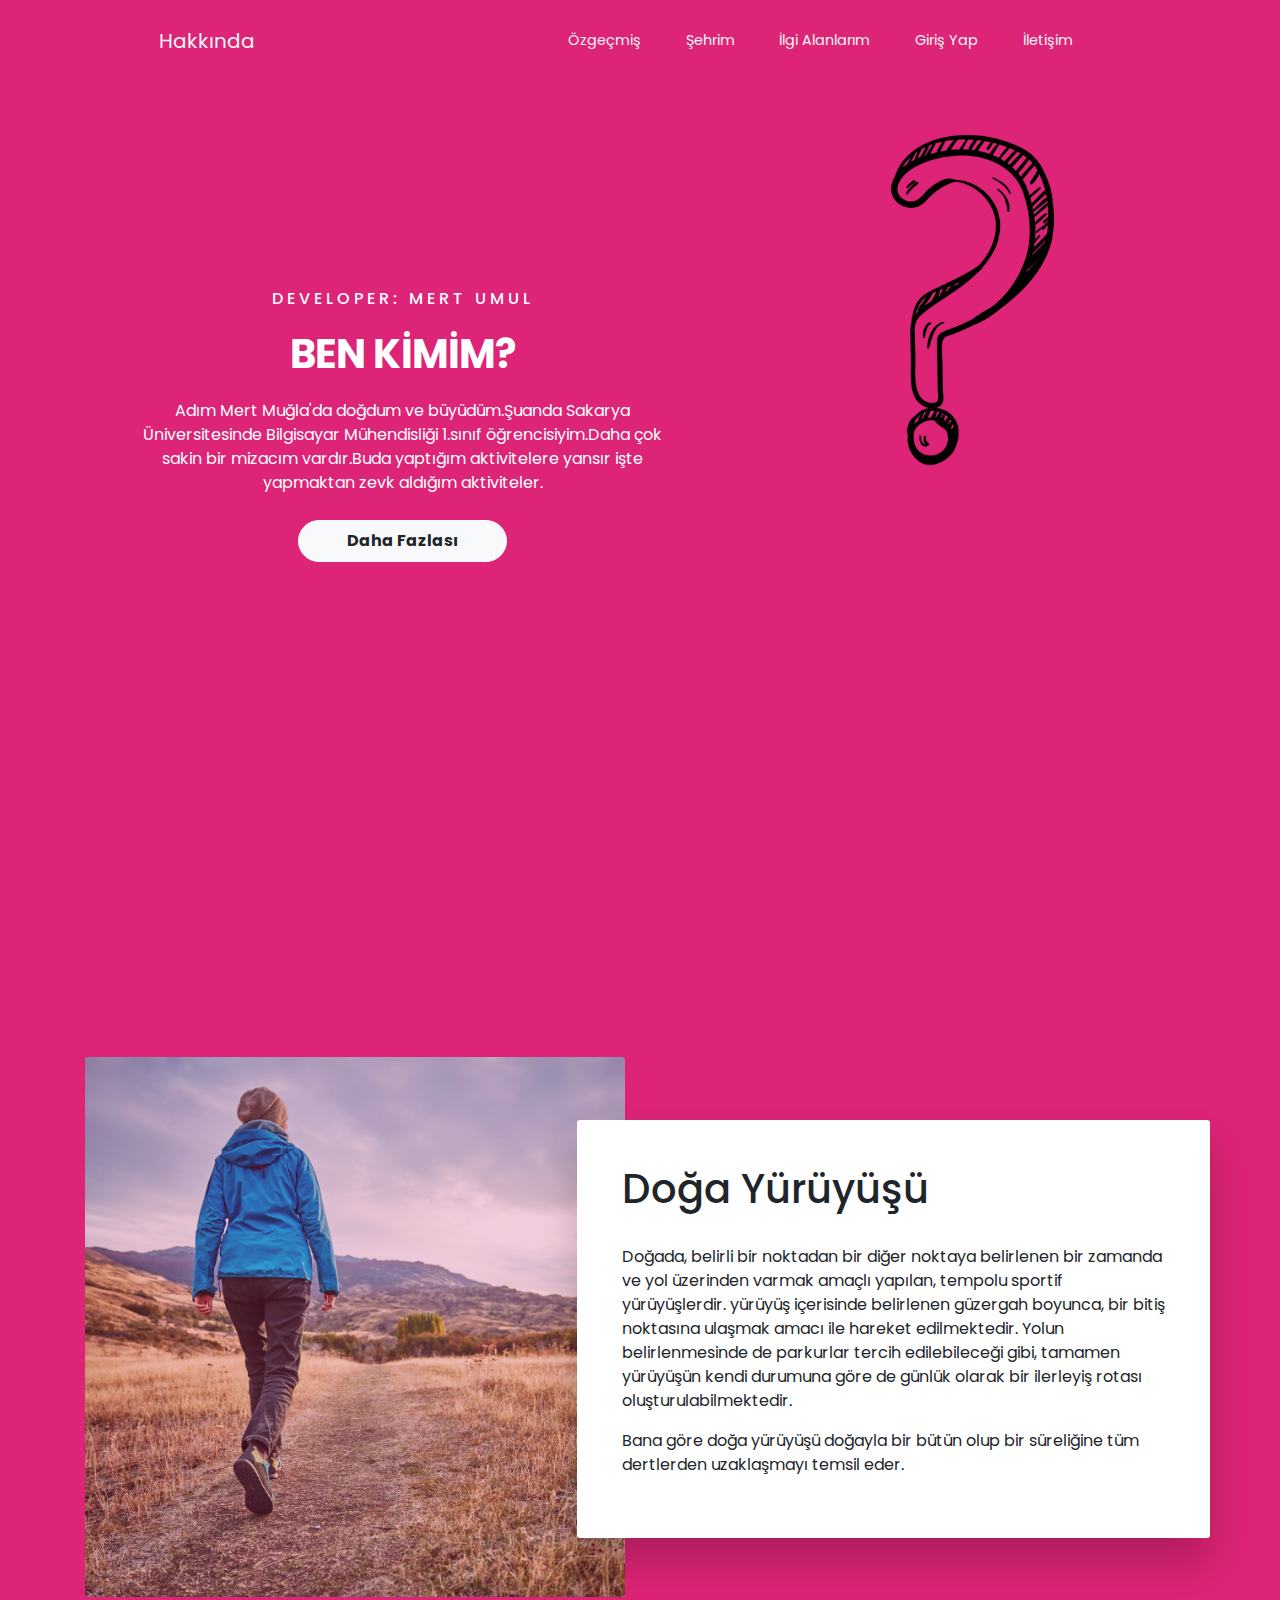
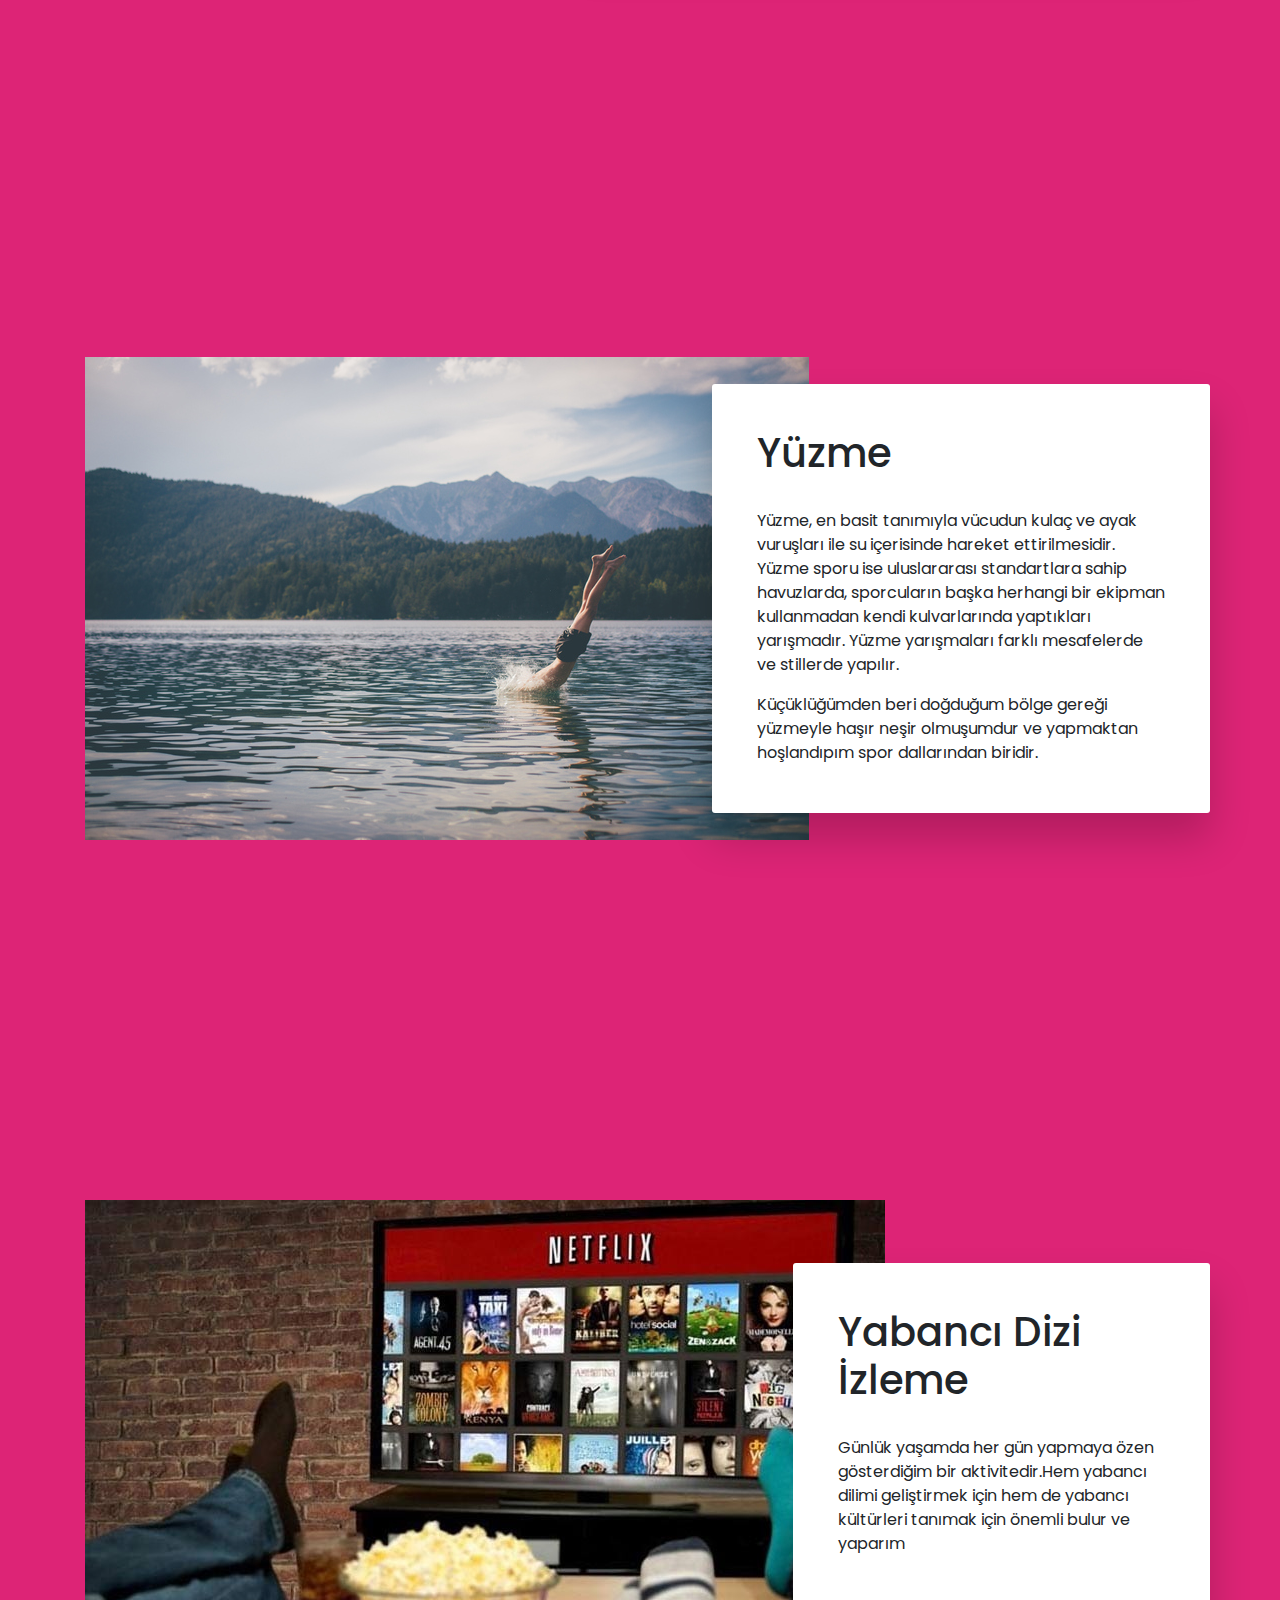
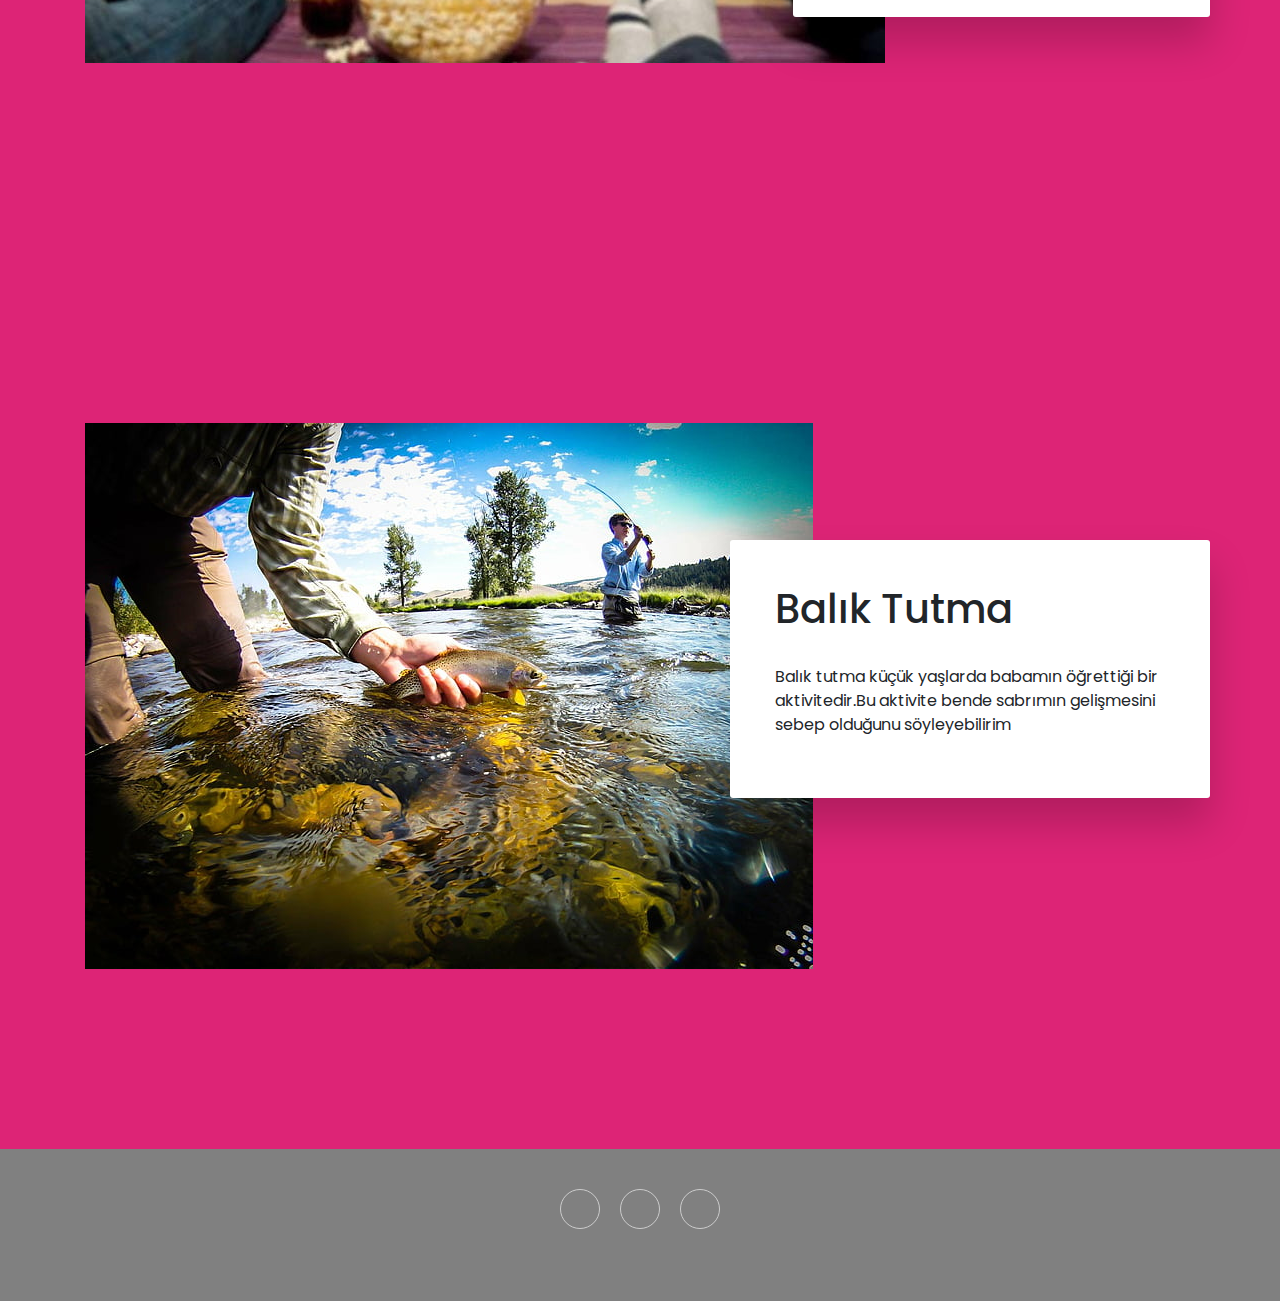
<file: index.html>
<!DOCTYPE html>
<html lang="tr">
<head>
    <meta charset="UTF-8">
    <meta http-equiv="X-UA-Compatible" content="IE=edge">
    <meta name="viewport" content="width=device-width, initial-scale=1.0,viewport-fit=cover">
    <title>Mert Umul Internet Website</title>
    <link rel="shortcut icon" href="resimler/Muicon.jfif">
    <!--Bootstrap css-->
    <link rel="stylesheet" href="css/bootstrap.min.css">
    <!--hakkında.css-->
    <link rel="stylesheet" href="css/hakkında.css">
    <link rel="stylesheet" href="css/mobile-stle.css">
    <link rel="stylesheet" href="https://cdnjs.cloudflare.com/ajax/libs/font-awesome/6.1.1/css/all.min.css" integrity="sha512-KfkfwYDsLkIlwQp6LFnl8zNdLGxu9YAA1QvwINks4PhcElQSvqcyVLLD9aMhXd13uQjoXtEKNosOWaZqXgel0g==" crossorigin="anonymous" referrerpolicy="no-referrer" />

    
    <!--Font Ekleme-->
    <link href="https://fonts.googleapis.com/css2?family=Poppins&display=swap" rel="stylesheet">

    

<body>
 
    <header>
        <!--Navbar-->
  <nav class="navbar navbar-expand-lg">
    <div class="container-fluid">
      <a class="navbar-brand" href="#">Hakkında</a>
      <button class="navbar-toggler" type="button" data-bs-toggle="collapse" data-bs-target="#navbarNav" aria-controls="navbarNav" aria-expanded="false" aria-label="Toggle navigation">
        <span class="navbar-toggler-icon"></span>
      </button>
      <div class="collapse navbar-collapse" id="navbarNav">
        <div class="mr-auto"></div>
        <ul class="navbar-nav">   
          <li class="nav-item">
            <a class="nav-link" href="../src/özgeçmiş.html" target="_blank">Özgeçmiş</a>
          </li>
          <li class="nav-item dropdown">
              <div class="dropdown">
                <a href="../src/sehrim.html" target="_blank" class="nav-link">Şehrim</a>
                <div class="dropdown-content">
                  <a href="../src/mirasımız.html" target="_blank"> Mirasımız</a>
                  <a href="https://www.facebook.com/muglasporkulubu48" target="_blank">Takmımız</a>

                </div>

              </div>
          </li>
          <li class="nav-item">
            <a class="nav-link" href="src/ilgialanlarım.html" target="_blank">İlgi Alanlarım</a>
          </li>
          <li class="nav-item">
            <a class="nav-link" href="src/LoginPaneli.html" target="_blank">Giriş Yap</a>
          </li>
          <li class="nav-item">
            <a class="nav-link" href="src/iletişim.html" target="_blank">İletişim</a>
          </li>
        </ul>
      </div>
    </div>
  </nav>
  <div class="container text-center">
    <div class="row">
      <div class="col-md-7 col-sm-12">
        <h6>DEVELOPER: MERT UMUL</h6>
        <h1>BEN KİMİM?</h1>
        <p>Adım Mert Muğla'da doğdum ve büyüdüm.Şuanda Sakarya Üniversitesinde Bilgisayar Mühendisliği 1.sınıf öğrencisiyim.Daha çok sakin bir mizacım vardır.Buda yaptığım aktivitelere yansır işte yapmaktan zevk aldığım aktiviteler.</p>
        <button class="btn btn-light px-5 py-2">Daha Fazlası</button>
      </div>
      <div class="col-md-5 col-sm-12 h-25  ">
        <img src="resimler/Question-Mark-PNG-High-Quality-Image.png" alt="whoami">
      </div>
    </div>

  </div>
    </header>
    <main>
      <section class="section-1">
        <div class="container text-center">
          <div class="row">
            <div class="col-md-6">
              <div class="walk">
                <img src="resimler/doğayürüyüşü.jpg" alt="doğa yürüyüşü">
              </div>
            </div>
            <div class="col-md-6">
              <div class="panel text-left">
                <h1>Doğa Yürüyüşü</h1>
                <p class="pt-4">Doğada, belirli bir noktadan bir diğer noktaya belirlenen bir zamanda ve yol üzerinden varmak amaçlı yapılan, tempolu sportif yürüyüşlerdir. yürüyüş içerisinde belirlenen güzergah boyunca, bir bitiş noktasına ulaşmak amacı ile hareket edilmektedir. Yolun belirlenmesinde de parkurlar tercih edilebileceği gibi, tamamen yürüyüşün kendi durumuna göre de günlük olarak bir ilerleyiş rotası oluşturulabilmektedir.</p>
                <p>Bana göre doğa yürüyüşü doğayla bir bütün olup bir süreliğine tüm dertlerden uzaklaşmayı temsil eder.</p>
              </div>
            </div>

          </div>
        </div>
      </section>
      <section class="section-2">
        <div class="container text-center">
          <div class="row">
            <div class="col-md-6">
              <div class="swimming">
                <img src="resimler/yüzme.jpg" alt="yüzme">
              </div>
            </div>
            <div class="col-md-6">
              <div class="panel text-left">
                <h1>Yüzme</h1>
                <p class="pt-4">Yüzme, en basit tanımıyla vücudun kulaç ve ayak vuruşları ile su içerisinde hareket ettirilmesidir. Yüzme sporu ise uluslararası standartlara sahip havuzlarda, sporcuların başka herhangi bir ekipman kullanmadan kendi kulvarlarında yaptıkları yarışmadır. Yüzme yarışmaları farklı mesafelerde ve stillerde yapılır.</p>
                <p>Küçüklüğümden beri doğduğum bölge gereği yüzmeyle haşır neşir olmuşumdur ve yapmaktan hoşlandıpım spor dallarından biridir.</p>
              </div>
            </div>

          </div>
        </div>
      </section>
      <section class="section-3">
        <div class="container text-center">
          <div class="row">
            <div class="col-md-6">
              <div class="swimming">
                <img src="resimler/DİZİİZLEME.jpeg" alt="dizi izleme">
              </div>
            </div>
            <div class="col-md-6">
              <div class="panel text-left">
                <h1>Yabancı Dizi İzleme</h1>
                <p class="pt-4">Günlük yaşamda her gün yapmaya özen gösterdiğim bir aktivitedir.Hem yabancı dilimi geliştirmek için hem de yabancı kültürleri tanımak için önemli bulur ve yaparım</p>
              </div>
            </div>

          </div>
        </div>
      </section>
      <section class="section-4">
        <div class="container text-center">
          <div class="row">
            <div class="col-md-6">
              <div class="fishing">
                <img src="resimler/fishing3.jpg" alt="balık tutma">
              </div>
            </div>
            <div class="col-md-6">
              <div class="panel text-left">
                <h1>Balık Tutma</h1>
                <p class="pt-4">Balık tutma küçük yaşlarda babamın öğrettiği bir aktivitedir.Bu aktivite bende sabrımın gelişmesini sebep olduğunu söyleyebilirim</p>
              </div>
            </div>

          </div>
        </div>
      </section>
      <section class="footer">
        <div class="social">
          <a href="https://www.instagram.com/mert_umul48/" target="_blank"><i class="fab fa-instagram"></i></a>
          <a href="https://www.linkedin.com/in/mert-umul-3a944821b/" target="_blank"><i class="fab fa-linkedin-in"></i></a>
          <a href="https://github.com/Mertumul" target="blank"><i class="fab fa-github" ></i></a>
        </div>
       

      </section>
    </main>
    
    
    <script src="https://cdnjs.cloudflare.com/ajax/libs/jquery/3.6.0/jquery.min.js" integrity="sha512-894YE6QWD5I59HgZOGReFYm4dnWc1Qt5NtvYSaNcOP+u1T9qYdvdihz0PPSiiqn/+/3e7Jo4EaG7TubfWGUrMQ==" crossorigin="anonymous" referrerpolicy="no-referrer"></script>
    <script src="https://cdn.jsdelivr.net/npm/@popperjs/core@2.10.2/dist/umd/popper.min.js" integrity="sha384-7+zCNj/IqJ95wo16oMtfsKbZ9ccEh31eOz1HGyDuCQ6wgnyJNSYdrPa03rtR1zdB" crossorigin="anonymous"></script>
<script src="https://cdn.jsdelivr.net/npm/bootstrap@5.1.3/dist/js/bootstrap.min.js" integrity="sha384-QJHtvGhmr9XOIpI6YVutG+2QOK9T+ZnN4kzFN1RtK3zEFEIsxhlmWl5/YESvpZ13" crossorigin="anonymous"></script>
</body>
</html>
</file>
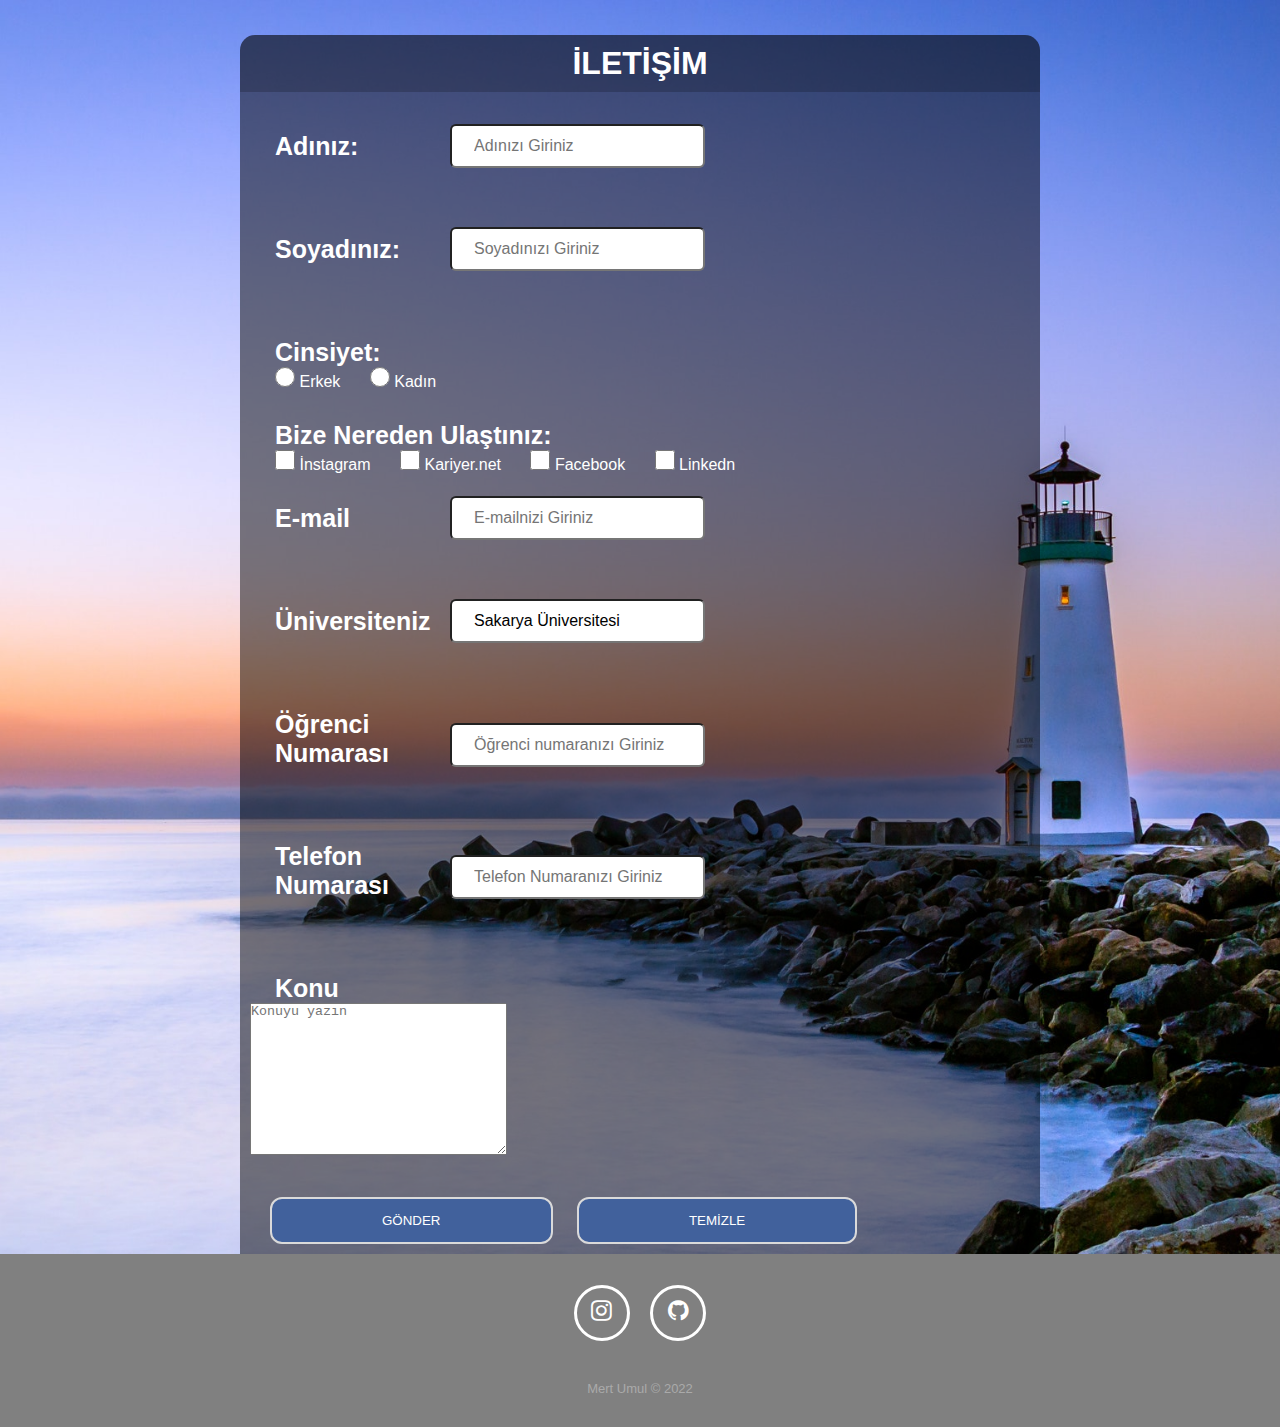
<file: src/iletişim.html>
<!DOCTYPE html>
<html>
<head>
    <title>İletişim Sayfası</title>
    <link rel="stylesheet" href="../css/iletişim.css">
    <link rel="stylesheet" href="https://cdnjs.cloudflare.com/ajax/libs/font-awesome/4.7.0/css/font-awesome.min.css">
</head>
<body>
    <div class="bform">
        <h1>İLETİŞİM</h1>
    </div>
    <div class="main">
    <form name="myForm" onsubmit="return validateForm()" action="iletişim.php" method="POST">
        
        <h2 class="name"> Adınız:</h2>  
        <input class="adı" type="text" name="adı" placeholder="Adınızı Giriniz" >
        <h2 class="name"> Soyadınız:</h2>
        <input class="soyadı" type="text" name="soyadı" placeholder="Soyadınızı Giriniz">
        
        <h2 class="name">Cinsiyet:</h2>
        <input type="radio" class="cinsiyet" name="cinsiyet" value="Erkek">
        <label class="cs" for="cinsiyet">Erkek</label>
        <input type="radio" class="cinsiyet" name="cinsiyet" value="Kadın">
        <label class="cs" for="cinsiyet">Kadın</label>

        

        <h2 class="name_özel">Bize Nereden Ulaştınız:</h2>
        <input type="checkbox" class="sm" name="sm1" value="Instagram">
        <label class="cs" for="sm1">İnstagram</label>
        <input type="checkbox" class="sm" name="sm2" value="Kariyer.net">
        <label class="cs" for="sm2">Kariyer.net</label>
        <input type="checkbox" class="sm" name="sm3" value="Facebook">
        <label class="cs" for="sm3">Facebook</label>
        <input type="checkbox" class="sm" name="sm4" value="Linkedn">
        <label class="cs" for="sm4">Linkedn</label>

        <h2 class="name">E-mail</h2>
        <input class="email" type="email" name="email" placeholder="E-mailnizi Giriniz">

        <h2 class="name">Üniversiteniz</h2>
        <input class="okul" type="text" name="okul" value="Sakarya Üniversitesi" readonly>

        <h2 class="name">Öğrenci Numarası</h2>
        <input class="öğrencino" type="text" name="öğrencino" placeholder="Öğrenci numaranızı Giriniz" autocomplete="on">

        <h2 class="name">Telefon Numarası</h2>
        <input class="telno" type="text" name="telno" placeholder="Telefon Numaranızı Giriniz">

        <h2 class="name">Konu</h2>
        <textarea class="konu" name="konu" rows="10" cols="30"  placeholder="Konuyu yazın"></textarea>
        <br>
        <br>
        <input class="button" type="submit" value="GÖNDER"></input>
        <input class="button" type="reset" value="TEMİZLE"></input>

    </form>
</div>
</body>
<footer class="footer-basic">
    <div class="social">
        <a href="https://www.instagram.com/mert_umul48/" target="_blank"><i class="fa fa-instagram"></i></a> 
        <a href=" https://github.com/Mertumul" target="_blank"><i class="fa fa-github"></i></a>
    </div>
   
    <p class="copyright">Mert Umul © 2022</p>
</footer>
<script>
	function validateForm() {
		var adı = document.forms["myForm"]["adı"].value;
		var soyadı = document.forms["myForm"]["soyadı"].value;
		var email = document.forms["myForm"]["email"].value;
		var öğrencino = document.forms["myForm"]["öğrencino"].value;
		var cinsiyet = document.forms["myForm"]["cinsiyet"].value;
    var telno =document.forms["myForm"]["telno"].value;
	
		var atpos = email.indexOf("@");
		var dotpos = email.lastIndexOf(".");
		if (adı == null || adı == "", soyadı == null || soyadı == "", email == null || email == "", cinsiyet == null || cinsiyet == "",öğrencino == null || öğrencino == "",telno ==null || telno == "") {
			alert("Tüm alanlar dolu olmalıdır!");
			return false;
		} else if (atpos < 1 || dotpos < atpos + 2 || dotpos + 2 >= email.length) {
			alert("Lütfen geçerli bir mail adresi girin...");
			return false;
		} else {
			return true;
		}
	}
</script>
<script src="https://ajax.googleapis.com/ajax/libs/jquery/3.5.1/jquery.min.js"></script>
<script src="https://cdnjs.cloudflare.com/ajax/libs/popper.js/1.16.0/umd/popper.min.js"></script>
<script src="https://maxcdn.bootstrapcdn.com/bootstrap/4.5.2/js/bootstrap.min.js"></script>

</html>
</file>
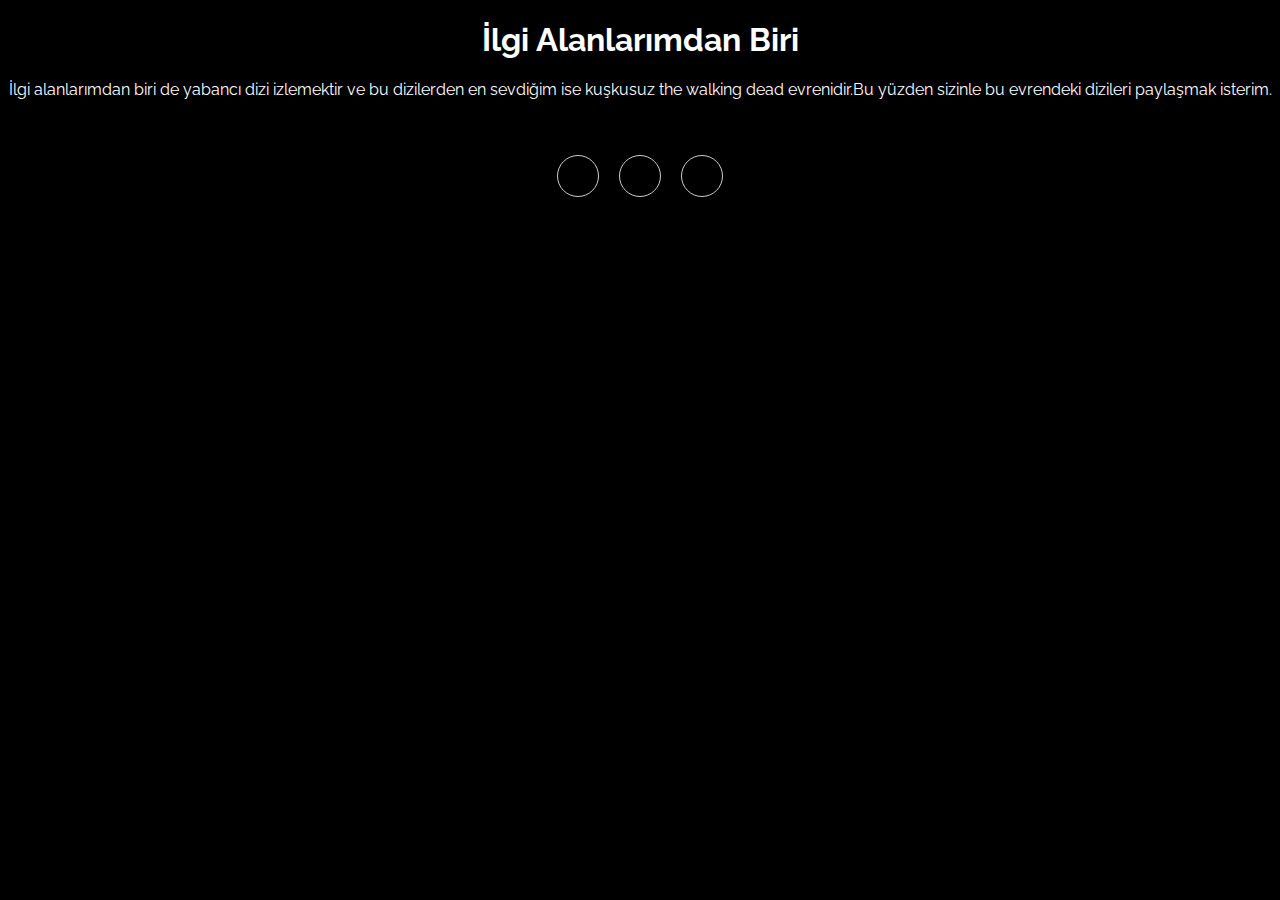
<file: src/ilgialanlarım.html>
<!DOCTYPE html>
<html lang="en">
<head>
  <meta charset="utf-8">
  <meta name="viewport" content="width=device-width, initial-scale=1">
  
  <meta http-equiv="X-UA-Compatible" content="ie=edge">
  <link href="https://cdn.jsdelivr.net/npm/bootstrap@5.1.3/dist/css/bootstrap.min.css" rel="stylesheet" integrity="sha384-1BmE4kWBq78iYhFldvKuhfTAU6auU8tT94WrHftjDbrCEXSU1oBoqyl2QvZ6jIW3" crossorigin="anonymous">
  <link rel="stylesheet" href="../css/ilgialanlarım.css">
  <link rel="stylesheet" href="https://cdnjs.cloudflare.com/ajax/libs/font-awesome/6.1.1/css/all.min.css" integrity="sha512-KfkfwYDsLkIlwQp6LFnl8zNdLGxu9YAA1QvwINks4PhcElQSvqcyVLLD9aMhXd13uQjoXtEKNosOWaZqXgel0g==" crossorigin="anonymous" referrerpolicy="no-referrer" />

  <title>Movies</title>
</head>
<body>
<div class="header">
  <h1>İlgi Alanlarımdan Biri</h1>
  <p>İlgi alanlarımdan biri de yabancı dizi izlemektir ve bu dizilerden en sevdiğim ise kuşkusuz the walking dead evrenidir.Bu yüzden sizinle bu evrendeki dizileri paylaşmak isterim.</p>
</div>
    

    <div class="movies"></div>
    <div class="footer">
          <a href="https://www.instagram.com/mert_umul48/" target="_blank"><i class="fab fa-instagram"></i></a>
          <a href="https://www.linkedin.com/in/mert-umul-3a944821b/" target="_blank"><i class="fab fa-linkedin-in"></i></a>
          <a href="https://github.com/Mertumul" target="blank"><i class="fab fa-github" ></i></a>
        </div>
   
    <script src="../js/ilgialanlarım.js"></script>
    

   
</body>
</html>
</file>
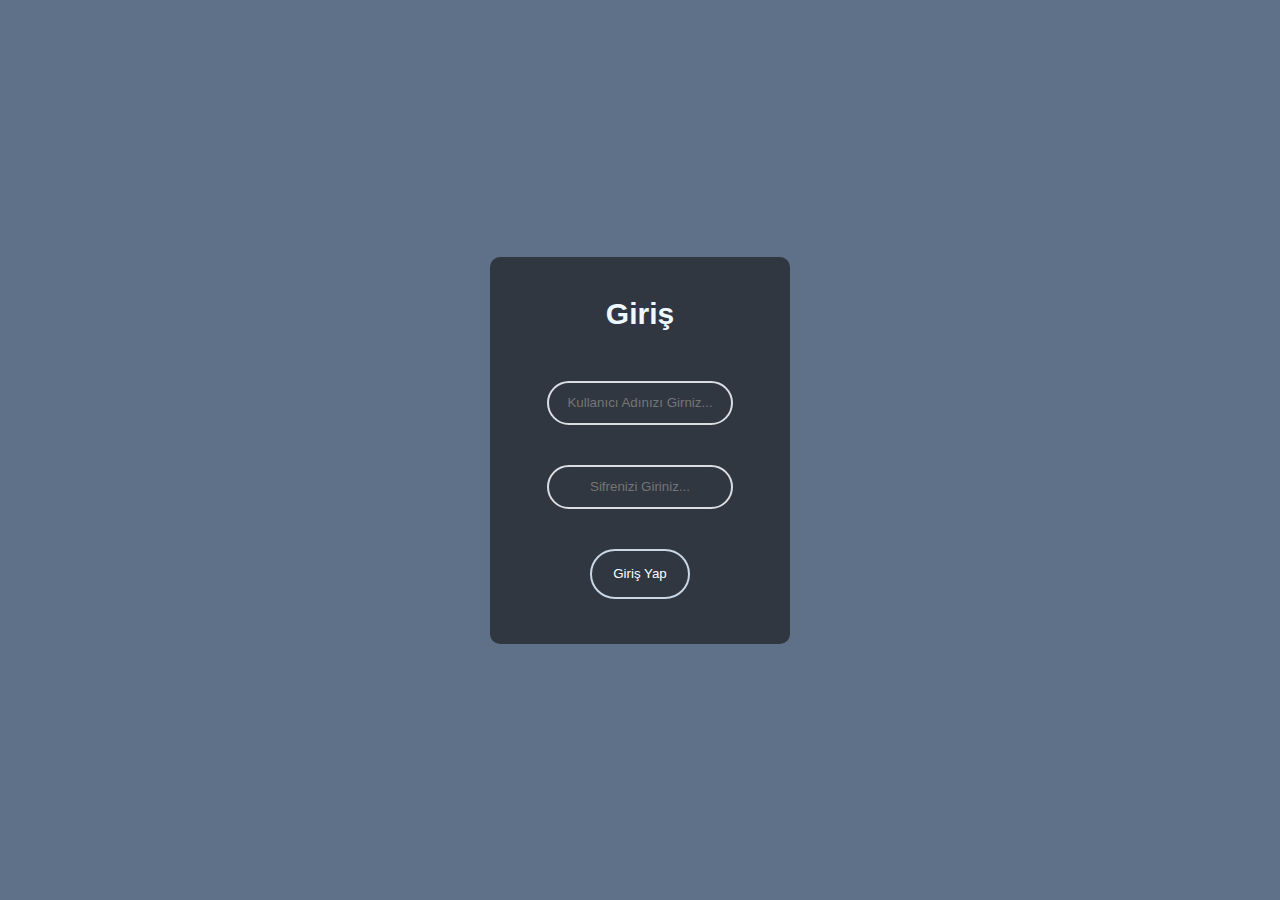
<file: src/LoginPaneli.html>
<!DOCTYPE html>
<html>
<head>

    <meta charset="utf-8">
    <meta name="viewport" content="width=device-width,initial-scale=1,shrink-to-fit=no">
    <title>Login Paneli</title>
    <link rel="stylesheet" href="../css/LoginPaneli.stil.css">

</head>
<body>
    <form action="login.php" method="post">
        <h2>Giriş</h2>
        <input type="text" name="kullancıadı" required placeholder="Kullanıcı Adınızı Girniz..." >
        <input type="password" name="sifre"required  placeholder="Sifrenizi Giriniz...">
        <input type="submit"value="Giriş Yap">
        



    </form>

</body>
</file>
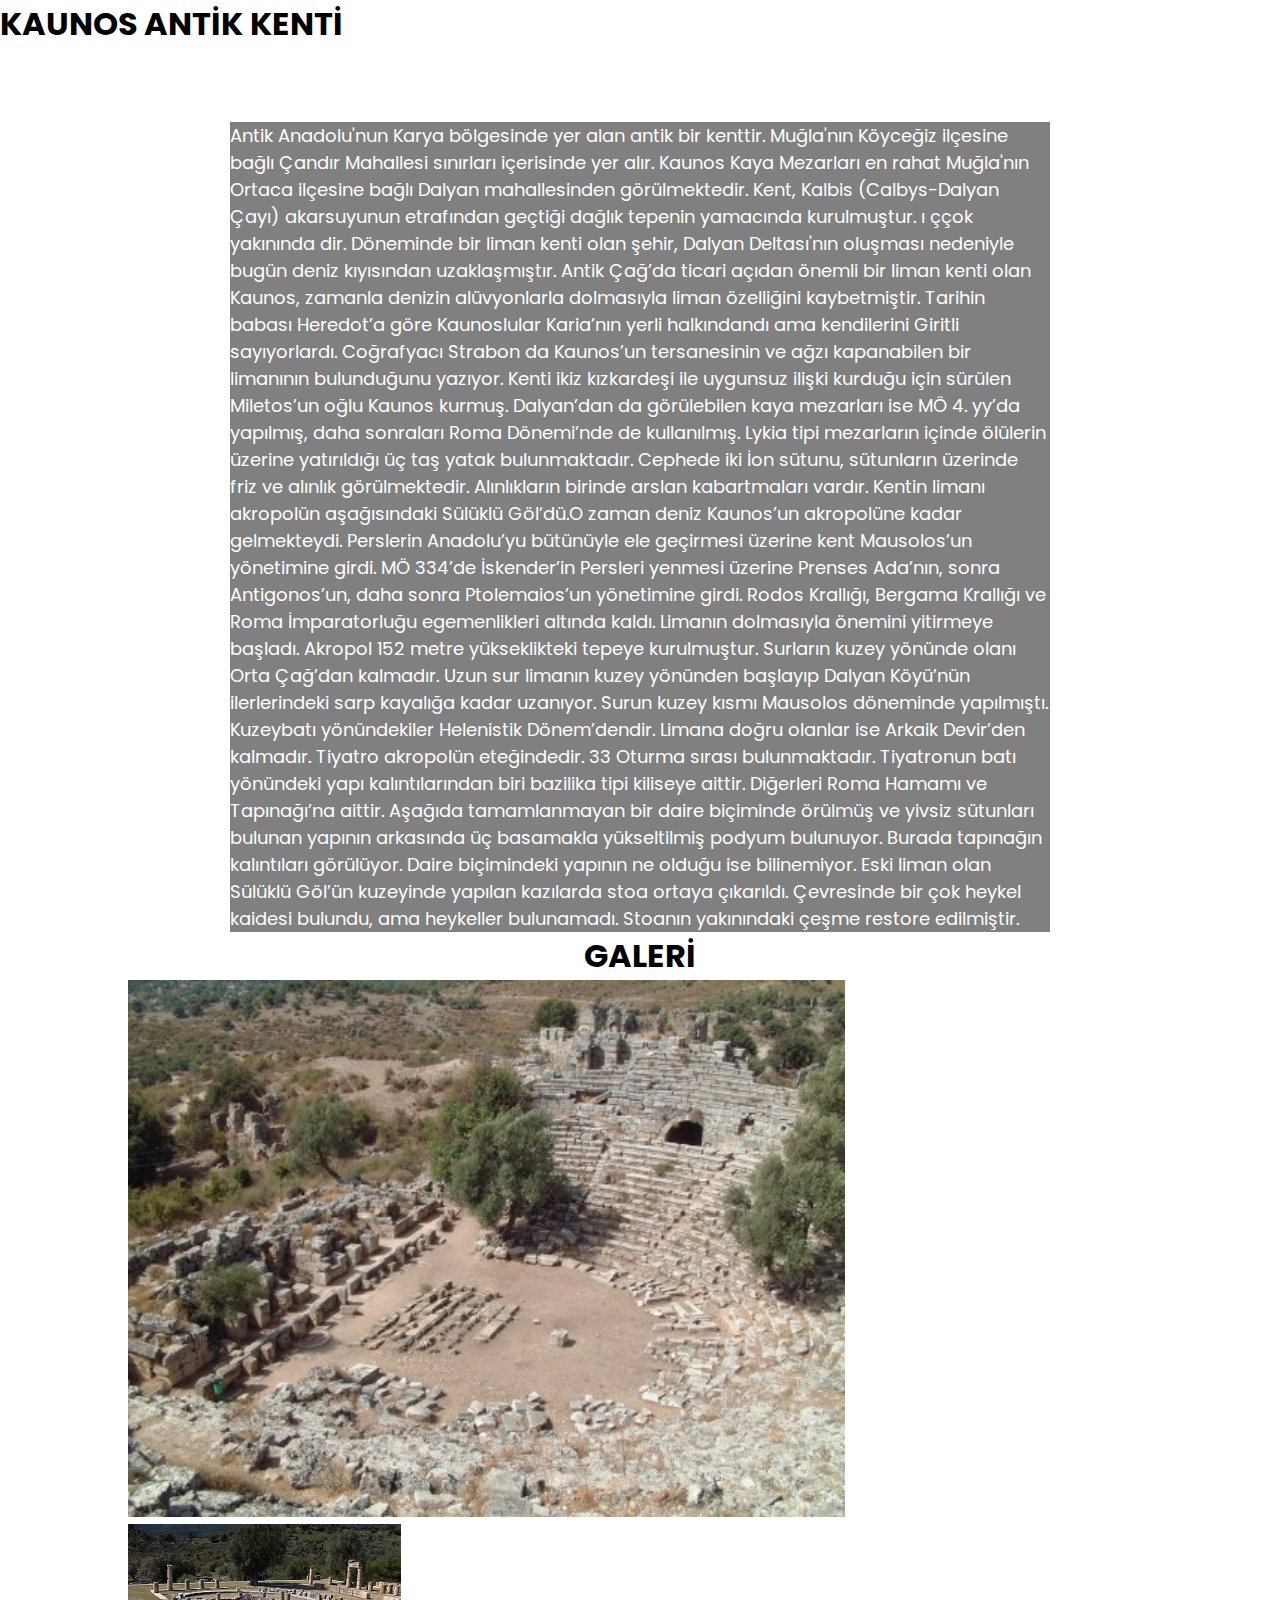
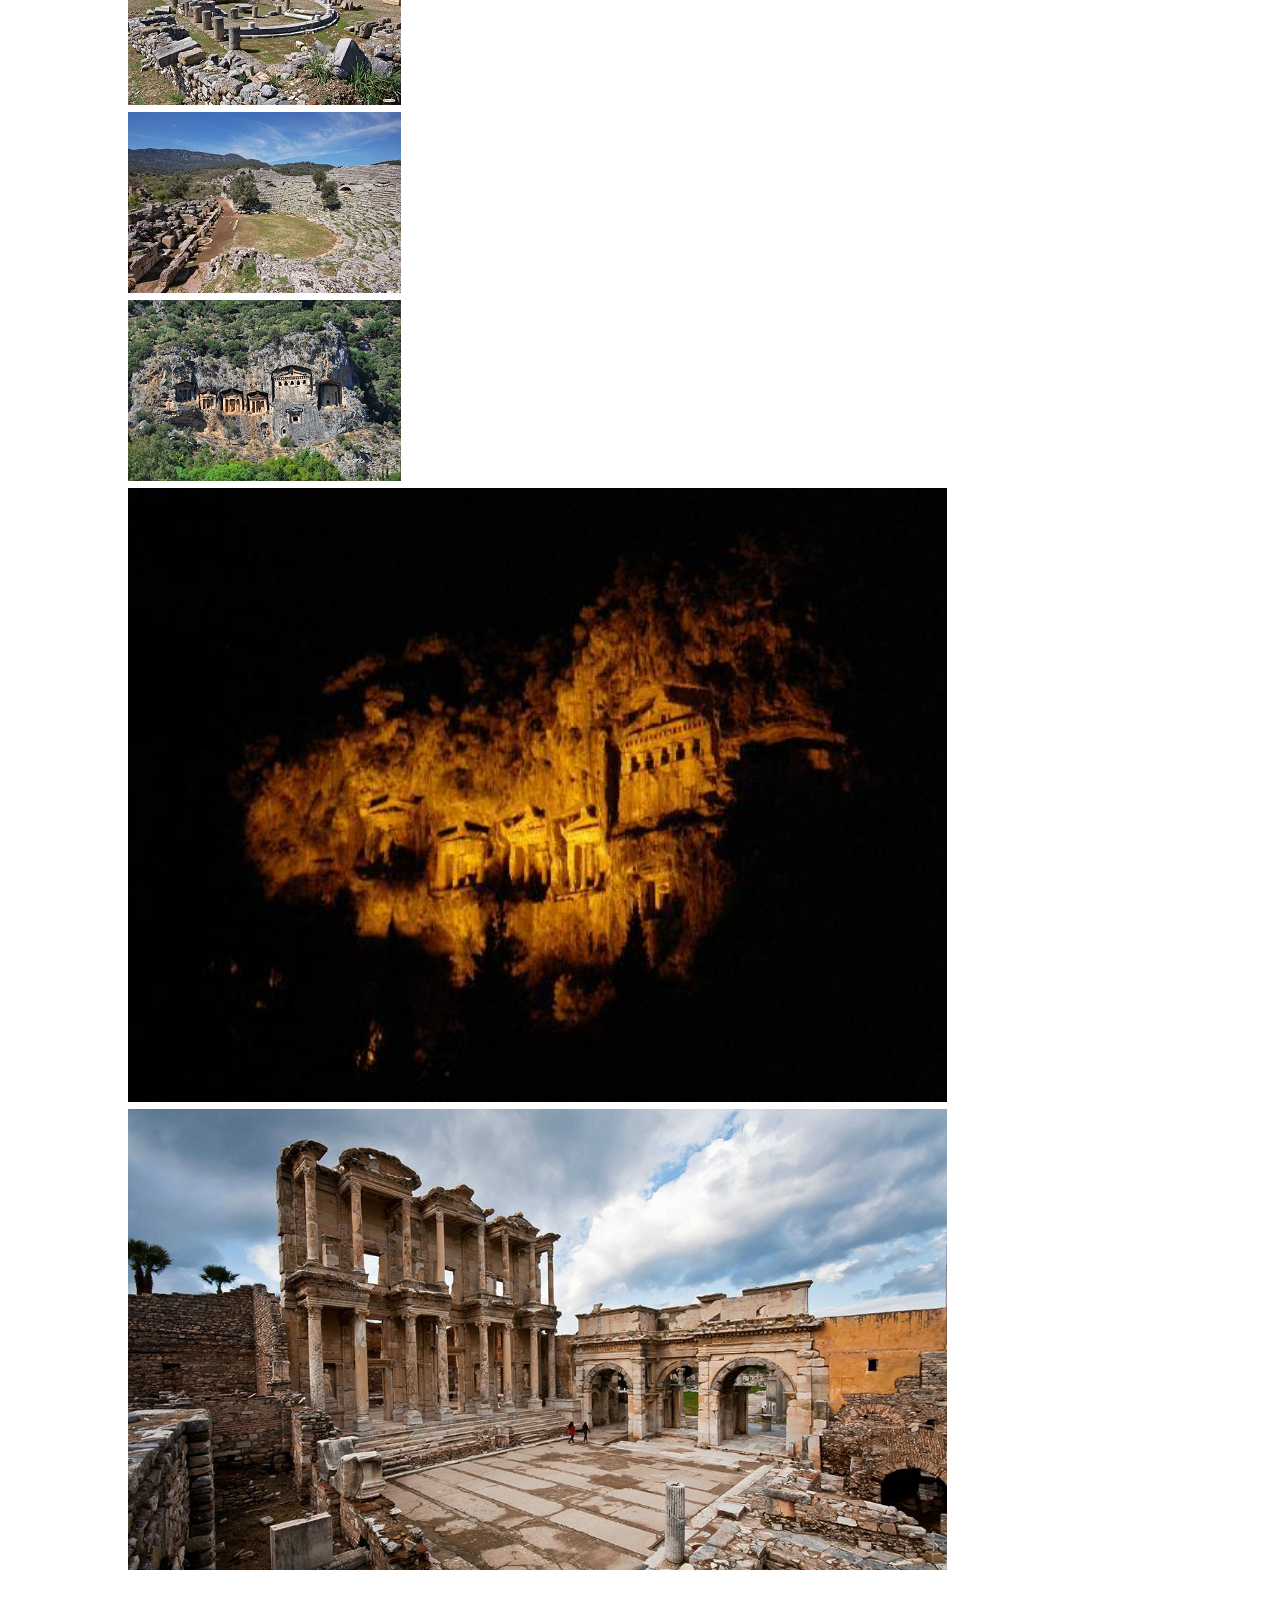
<file: src/mirasımız.html>
<!DOCTYPE html>
<html  lang=”tr”>

<head>

 <meta charset="utf-8"> 
 <meta http-equiv="X-UA-Compatible" content="IE=edge">
 <meta name="viewport" content="width=device-width, initial-scale=1.0">
 <!-- CSS only -->
<link href="https://cdn.jsdelivr.net/npm/bootstrap@5.2.0-beta1/dist/css/bootstrap.min.css" rel="stylesheet" integrity="sha384-0evHe/X+R7YkIZDRvuzKMRqM+OrBnVFBL6DOitfPri4tjfHxaWutUpFmBp4vmVor" crossorigin="anonymous">
<script src="https://cdn.jsdelivr.net/npm/bootstrap@5.2.0-beta1/dist/js/bootstrap.bundle.min.js" integrity="sha384-pprn3073KE6tl6bjs2QrFaJGz5/SUsLqktiwsUTF55Jfv3qYSDhgCecCxMW52nD2" crossorigin="anonymous"></script>
 <link rel="stylesheet" type="text/css" href="../css/mırasımız.css">		

<title>Mert Umul </title>
</head>

<body>



<!------------------------------------------------------------------------------------------------------------------------------------------------------>
<section class="header">
	<h1 class="text-center">KAUNOS ANTİK KENTİ</h1>
</section>
 

	<section id="about">
    <div class="container">
      <div class="row-title">
        <h3>TARİHÇE</h3>
      </div>
      <div class="row">
          
          <p> Antik Anadolu'nun Karya bölgesinde yer alan antik bir kenttir. Muğla'nın Köyceğiz ilçesine bağlı Çandır Mahallesi sınırları içerisinde yer alır. 
			  Kaunos Kaya Mezarları en rahat Muğla'nın Ortaca ilçesine bağlı Dalyan mahallesinden görülmektedir.
              Kent, Kalbis (Calbys-Dalyan Çayı) akarsuyunun etrafından geçtiği dağlık tepenin yamacında kurulmuştur. ı ççok yakınında dir. Döneminde bir liman kenti olan şehir,
			  Dalyan Deltası'nın oluşması nedeniyle bugün deniz kıyısından uzaklaşmıştır.
			  Antik Çağ’da ticari açıdan önemli bir liman kenti olan Kaunos, zamanla denizin alüvyonlarla dolmasıyla liman özelliğini kaybetmiştir.  
              Tarihin babası Heredot’a göre Kaunoslular Karia’nın yerli halkındandı ama kendilerini Giritli sayıyorlardı. Coğrafyacı Strabon da Kaunos’un tersanesinin ve ağzı kapanabilen bir limanının bulunduğunu yazıyor. Kenti ikiz kızkardeşi ile uygunsuz ilişki kurduğu için sürülen Miletos’un oğlu Kaunos kurmuş. Dalyan’dan da görülebilen kaya mezarları ise  MÖ 4. yy’da yapılmış, daha sonraları Roma Dönemi’nde de kullanılmış. Lykia tipi mezarların içinde ölülerin üzerine yatırıldığı üç taş yatak bulunmaktadır. Cephede iki İon sütunu, sütunların üzerinde friz ve alınlık görülmektedir. Alınlıkların birinde arslan kabartmaları vardır.  
              Kentin limanı akropolün aşağısındaki Sülüklü Göl’dü.O zaman deniz Kaunos’un akropolüne kadar gelmekteydi.  
              Perslerin Anadolu’yu bütünüyle ele geçirmesi üzerine kent Mausolos’un yönetimine girdi. MÖ 334’de İskender’in Persleri yenmesi üzerine Prenses Ada’nın, sonra Antigonos’un, daha sonra Ptolemaios’un yönetimine girdi. Rodos Krallığı, Bergama Krallığı ve Roma İmparatorluğu egemenlikleri altında kaldı. Limanın dolmasıyla önemini yitirmeye başladı.  
              Akropol 152 metre yükseklikteki tepeye kurulmuştur. Surların kuzey yönünde olanı Orta Çağ’dan kalmadır. Uzun sur limanın kuzey yönünden başlayıp Dalyan Köyü’nün ilerlerindeki sarp kayalığa kadar uzanıyor. Surun kuzey kısmı Mausolos döneminde yapılmıştı. Kuzeybatı yönündekiler Helenistik Dönem’dendir. Limana doğru olanlar ise Arkaik Devir’den kalmadır.  
              Tiyatro akropolün eteğindedir. 33 Oturma sırası bulunmaktadır. Tiyatronun batı yönündeki yapı kalıntılarından biri bazilika tipi kiliseye aittir. Diğerleri Roma Hamamı ve Tapınağı’na aittir.  
              Aşağıda tamamlanmayan bir daire biçiminde örülmüş ve yivsiz sütunları bulunan yapının arkasında üç basamakla yükseltilmiş podyum bulunuyor. Burada tapınağın kalıntıları görülüyor. Daire biçimindeki yapının ne olduğu ise bilinemiyor.  
              Eski liman olan Sülüklü Göl’ün kuzeyinde yapılan kazılarda stoa ortaya çıkarıldı. Çevresinde bir çok heykel kaidesi bulundu, ama heykeller bulunamadı. Stoanın yakınındaki çeşme restore edilmiştir.
			
			</p>
      </div>

    </div>
  </section>
<!--------------------------------------------------------------------------->

<section>
		<div class="container py-5">
			<h1 class="text-center py-2">GALERİ</h1>
			<div class="row">
				<div class="row no-gutters">
					<div class="col-md-4 col-sm-6 py-5"><img src="../resimler/KaunosTheatre.jpg" width="70%"  class="img-fluid" ></div>
					<div class="col-md-4 col-sm-6 py-5"> <img src="../resimler/162598,kaunos-tapinak.png" class="img-fluid"></div>
					<div class="col-md-4 col-sm-6 py-5"> <img src="../resimler/162596,kaunosamfi.png" class="img-fluid" width></div>
					<div class="col-md-4 col-sm-6 py-5"> <img src="../resimler/162597,kaunos-kaya-mezarlari-.png" class="img-fluid"></div>
					<div class="col-md-4 col-sm-6 py-5"> <img src="../resimler/riverside-view-of-burial.jpg" width="80%" class="img-fluid"></div>
					<div class="col-md-4 col-sm-6"> <img src="../resimler/antikkentiç.jpg" width="80%" class="img-fluid"></div> 
				</div>
			</div>
		</div>
</section>
 
<!---------------------------------------------------------------------------------->

	<section>
		<div class="container py-5"> 
			 <div class="map">
        <iframe src="https://www.google.com/maps/embed?pb=!1m18!1m12!1m3!1d3193.6889888764326!2d28.619873215517124!3d36.82597197394773!2m3!1f0!2f0!3f0!3m2!1i1024!2i768!4f13.1!3m3!1m2!1s0x14bf8886e437da7f%3A0x8fa1279feb893af2!2sKaunos%20Antik%20Kenti!5e0!3m2!1str!2str!4v1652467157592!5m2!1str!2str" width="600" height="450" style="border:0;" allowfullscreen="" loading="lazy" referrerpolicy="no-referrer-when-downgrade"></iframe>			 </div>
		</div>
	</section>



</body>


</html>
</file>
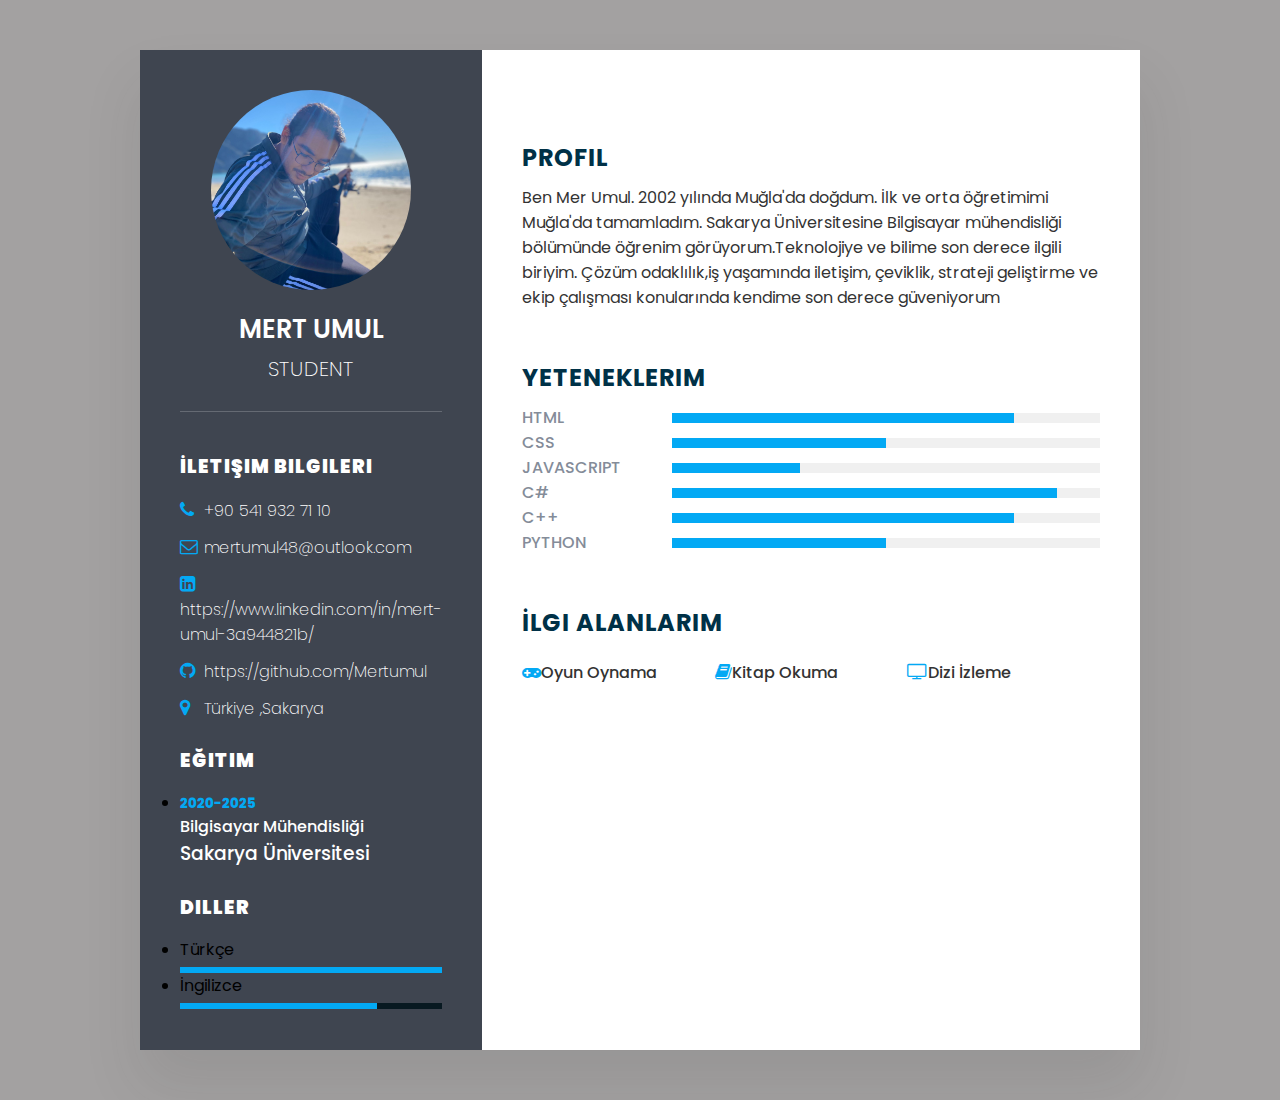
<file: src/özgeçmiş.html>
<!DOCTYPE html>
<html>
<head>
    <meta name="viewport" content="width=device-width, initial-scale=1.0">
    <title>Responsive CV Hazırlama</title>
    <link rel="stylesheet" type="text/css" href="../css/özgeçmiş.css">
    <link rel="stylesheet" href="https://cdnjs.cloudflare.com/ajax/libs/font-awesome/4.7.0/css/font-awesome.css" integrity="sha512-5A8nwdMOWrSz20fDsjczgUidUBR8liPYU+WymTZP1lmY9G6Oc7HlZv156XqnsgNUzTyMefFTcsFH/tnJE/+xBg==" crossorigin="anonymous" referrerpolicy="no-referrer" />
</head>
<body>
    <div class="container">
        <div class="left_side">
            <div class="profiletext">
                <div class="imgbx">
                    <img src="../resimler/imgfishing.jpeg">
                </div>
                <h2>Mert Umul<br><span>Student</span></h2>
            </div>
            <div class="contacts">
                <h3 class="title">İletişim Bilgileri</h3>
                <ul>
                    <li>
                        <span class="icon"><i class="fa fa-phone" aria-hidden="true"></i>
                        </span>
                        <span class="text">+90 541 932 71 10</span>

                    </li>
                    <li>
                        <span class="icon"><i class="fa fa-envelope-o" aria-hidden="true"></i>
                        </span>
                        <span class="text">mertumul48@outlook.com</span>

                    </li>
                    <li>
                        <span class="icon"><i class="fa fa-linkedin-square" aria-hidden="true"></i> 
                        </span>
                        <span class="text">https://www.linkedin.com/in/mert-umul-3a944821b/</span>

                    </li>
                    <li>
                        <span class="icon"><i class="fa fa-github" aria-hidden="true"></i>
                        </span>
                        <span class="text">https://github.com/Mertumul</span>

                    </li>
                    <li>
                        <span class="icon"><i class="fa fa-map-marker" aria-hidden="true"></i>
                            </span>
                        <span class="text">Türkiye ,Sakarya</span>

                    </li>
                </ul>

            </div>
            
            <div class="education">
                <h3 class="title">Eğitim</h3>
                <ul>
                    <li>
                        <h5>2020-2025</h5>
                        <h4>Bilgisayar Mühendisliği</h4>
                        <h3>Sakarya Üniversitesi</h3>
                      
                    </li>
                </ul>            
            </div>





            <div class="languages">
                <h3 class="title">Diller</h3>
                <ul>
                    <li>
                        <span class="text">Türkçe</span>
                        <span class="percent">
                            <div style="width: 100%"></div>
                        </span>
                           
                        </span>
                    </li>
                    <li>
                        <span class="text">İngilizce</span>
                        <span class="percent"><div style="width: 75%"></div></span>
                    </li>
                </ul>
            </div>
        </div>
        <div class="right_side">
            <div class="about">
                <h2 class="title2">Profil</h2>
                <p>Ben Mer Umul. 2002 yılında Muğla'da  doğdum. İlk ve orta öğretimimi Muğla'da
                    tamamladım. Sakarya Üniversitesine Bilgisayar mühendisliği bölümünde öğrenim
                    görüyorum.Teknolojiye ve bilime son derece ilgili biriyim. Çözüm odaklılık,iş yaşamında
                    iletişim, çeviklik, strateji geliştirme ve ekip çalışması konularında kendime son derece
                    güveniyorum</p>
            </div>
            <div class="skills">
                <h2 class="title2">Yeteneklerim</h2>
                <div class="box">
                    <h4>Html</h4>
                    <div class="percent">
                        <div style="width: 80%"></div>
                    </div>
                </div>
                <div class="box">
                    <h4>CSS</h4>
                    <div class="percent">
                        <div style="width: 50%"></div>

                    </div>
                </div>
                <div class="box">
                    <h4>Javascript</h4>
                    <div class="percent"><div style="width: 30%"></div> </div>
                </div>
                <div class="box">
                    <h4>C#</h4>
                    <div class="percent">
                        <div style="width: 90%"></div>
                    </div>
                </div>
                <div class="box">
                    <h4>C++</h4>
                    <div class="percent"><div style="width: 80%"></div>
                </div>
                </div>
                <div class="box">
                    <h4>Python</h4>
                    <div class="percent">
                        <div style="width: 50%"></div>
                    </div>
                </div>
            </div>
            <div class="interest">
                <h2 class="title2">İlgi Alanlarım</h2>
                <ul>
                    <li><i class="fa fa-gamepad" aria-hidden="true"></i>Oyun Oynama</li>
                    <li><i class="fa fa-book" aria-hidden="true"></i>Kitap Okuma</li>
                    <li><i class="fa fa-television" aria-hidden="true"></i>Dizi İzleme</li>
                </ul>
            </div>
            
        </div>

    </div>
</body>
</html>
</file>
<file: css/hakkında.css>
/*font eklme*/

*{
    box-sizing: border-box;
    font-family: 'Poppins', sans-serif;
}

header,section{
    overflow-x: hidden;
}
header a{
    font-size: 0.9em;
    color: whitesmoke;
}
header{
    background: #dd2476;
}
main{
    background: #dd2476;
}

.dropdown-content{
    display: none;
    position: absolute;
    background: white;
    min-width: 160px;
    box-shadow: 0px 2px 15px 0px rgba(0, 0, 0, 0);
    z-index: 1;

}
.dropdown-content a{
    color: black;
    padding: 12px 16px;
    text-decoration: none;
    display: block;
}
.dropdown-content a:hover{
    background: #ddd;
}

.dropdown:hover .dropdown-content{
    display: block;
}

header .nav-item:last-child{
    padding-right: 10.5em;
}
header .nav-item{
    padding: 0.9em;
}
header .navbar-brand{
    padding-left: 8rem;
}
header .nav-link:hover{
    color: black;
}
header .row .col-md-5{
    padding: 4.2vmin;
}
header .row .col-md-7{
    padding: 22vmin 1vmin;
    padding-bottom: 35vmin;
    color: white;
}
header .row .col-md-5 img{
    width: 90%;
}
header .container .col-md-7 h6{
    padding: 1vmin;
    letter-spacing: 4px;
}
header .container .col-md-7 h1{
    font-size: 8 vmin;
    font-weight: bold;
    padding: 0.1em 0em;
}
header .container .col-md-7 p{
    padding: 1vmin 5vmin;
}
header .container .col-md-7 button{
    border-radius: 30px;
    font-weight: bold;
}
/*section1*/

.section-1{
    padding: 20vmin 0;
}
.section-1 .row .col-md-6 .walk img{
    opacity: 0.8;
    width: 100%;
    border-radius: 0.2em;
}
.section-1 .row .col-md-6:last-child{
    position: relative;
}
.section-1 .row .col-md-6 .panel{
    position: absolute;
    top: 7vmin;
    left: -7vmin;
    
    background: white;
    border-radius: 3px;
    text-align: left;
    padding: 5vmin 5vmin 5vmin 5vmin;
    box-shadow: 0px 25px 42px rgb(0, 0, 0,0.2);  
    z-index: 1;
}
/*section2*/
.section-2{
    padding: 20vmin 0;
}
.section-2 .row .col-md-6 .walk img{
    opacity: 0.8;
    width: 50%;
    border-radius: 0.2em;
}
.section-2 .row .col-md-6:last-child{
    position: relative;
}
.section-2 .row .col-md-6 .panel{
    position: absolute;
    top: 3vmin;
    left: 8vmin;
    bottom: 3vmin;
    
    background: white;
    border-radius: 3px;
    text-align: left;
    padding: 5vmin 5vmin 5vmin 5vmin;
    box-shadow: 0px 25px 42px rgb(0, 0, 0,0.2);  
    z-index: 1;
}

/*section3*/
.section-3{
    padding: 20vmin 0;
}
.section-3 .row .col-md-6 .walk img{
    opacity: 0.8;
    width: 100%;
    border-radius: 0.2em;
}
.section-3 .row .col-md-6:last-child{
    position: relative;
}
.section-3 .row .col-md-6 .panel{
    position: absolute;
    top: 7vmin;
    left: 17vmin;
    
    background: white;
    border-radius: 3px;
    text-align: left;
    padding: 5vmin 5vmin 5vmin 5vmin;
    box-shadow: 0px 25px 42px rgb(0, 0, 0,0.2);  
    z-index: 1;
}
/*section4*/
.section-4{
    padding: 20vmin 0;
}
.section-4 .row .col-md-6 .walk img{
    opacity: 0.8;
    width: 100%;
    border-radius: 0.2em;
}
.section-4 .row .col-md-6:last-child{
    position: relative;
}
.section-4 .row .col-md-6 .panel{
    position: absolute;
    top: 13vmin;
    left: 10vmin;
    
    background: rgb(255, 255, 255);
    border-radius: 3px;
    text-align: left;
    padding: 5vmin 5vmin 5vmin 5vmin;
    box-shadow: 0px 25px 42px rgb(0, 0, 0,0.2);  
    z-index: 1;
}
/*section footer*/
.footer{
    padding: 40px 0;
    background-color: gray;
}
.footer .social{
    text-align: center;
    padding-bottom: 25px;
    color: whitesmoke;
}
.footer .social a{
    font-size: 24px;
    color: inherit;
    border: 1px solid #ccc;
    width: 40px;
    height: 40px;
    line-height: 38px;
    display: inline-block;
    border-radius: 50px;
    margin:  0 8px;
}
.footer .social a:hover{
    opacity: 0.8;
}
</file>
<file: css/mobile-stle.css>
@media only screen and (max-width: 768px) {
  header .navbar-brand {
    padding-left: 1rem;
  }
  .section-1 .row .col-md-6 .panel {
    position: initial;
    width: initial;
    height: initial;
  }
  .section-2 .row .col-md-6 .panel {
    position: initial;
    width: initial;
    height: initial;
  }
  .section-3 .row .col-md-6 .panel {
    position: initial;
    width: initial;
    height: initial;
  }
  .section-4 .row .col-md-6 .panel {
    position: initial;
    width: initial;
    height: initial;
  }

  
}
</file>
<file: css/iletişim.css>
*{
  margin: 0;
  padding: 0;
}
body{
  background-image: url(../resimler/denizfeneri.jpg);
  background-position: center;
  background-size: cover;
  font-family: sans-serif;
  margin-top: 35px;

}
.bform{
  width: 800px;
  background-color: rgba(0,0,0,0.6);
  margin: auto;
  color: #FFFFFF;
  padding: 10px 0px 10px 0px;
  text-align: center;
  border-radius: 15px 15px 0px 0px;
}
.main{
  background-color: rgb(0,0,0,0.5);
  width: 800px;
  margin: auto;
}
form{
  padding: 10px;
}

.name{
  margin-top: 30px;
  margin-left: 25px;
  width: 130px;
  color: white;
  font-size: 25px;
  font-weight: 650;
  display: block;
  
}
.name_özel{
  margin-left: 25px;
  margin-top: 30px;
  width: 500px;
  color: white;
  font-size: 25px;
  font-weight: 650;
  display: block;
}
.adı{
  position: relative;
  left: 200px;
  top: -37px;
  line-height: 40px;
  border-radius: 6px;
  padding: 0 22px;
  font-size: 16px;
}
.soyadı{
  position: relative;
  left: 200px;
  top: -37px;
  line-height: 40px;
  border-radius: 6px;
  padding: 0 22px;
  font-size: 16px;
  color: #555;
}
.öğrencino{
  position: relative;
  left: 200px;
  top: -45px;
  line-height: 40px;
  border-radius: 6px;
  padding: 0 22px;
  font-size: 16px;
  color: #555;
}
#cinsiyet{
  margin-left: 25px;
  color: white;
  font-size: 22px;
}
.cinsiyet{
  margin-left: 25px;
  color: white;
  width: 20px;
  height: 20px;
  cursor: pointer;
}   
.sm{
  margin-left: 25px;
  color: white;
  width: 20px;
  height: 20px;
  cursor: pointer;
}   


.email{
  position: relative;
  left: 200px;
  top: -37px;
  line-height: 40px;
  border-radius: 6px;
  padding: 0 22px;
  font-size: 16px;
}
.okul{
  position: relative;
  left: 200px;
  top: -37px;
  line-height: 40px;
  border-radius: 6px;
  padding: 0 22px;
  font-size: 16px;
}

.telno{
  position: relative;
  left: 200px;
  top: -45px;
  line-height: 40px;
  border-radius: 6px;
  padding: 0 22px;
  font-size: 16px;
}

.cs{
  color: white;
}
input.sm{
  color: #FFFFFF;
}

.button{
  background-color: rgb(65, 97, 156);
  display: inline;
  margin: 20px 0px 0px 20px;
  text-align: center;
  border-radius: 12px;
  border: 2px solid #dadada;
  padding: 14px 110px;
  outline: none;
  color: white;
  cursor: pointer;
  transition: 0.25px;
}
.footer-basic {
  padding:31px 0;
  background-color:gray;
  color: rgb(255, 255, 255);
  text-align: center;
}  

.footer-basic .social {
  text-align:center;
  padding-bottom:25px;

}

.footer-basic .social > a {
  font-size:24px;
  width:50px;
  height:50px;
  line-height:45px;
  display:inline-block;
  text-align:center;
  border-radius:50%;
  border:3px solid rgb(255, 255, 255);
  margin:0 8px;
  color:inherit;
 
}

.footer-basic .social > a:hover {
  opacity:0.7;
}

.footer-basic .social > .instagram:hover {
 color: #3aa2b4;
}
 
 .footer-basic .social > .github:hover {
  color: #3aa2b4;
 }
 

.footer-basic .copyright {
  margin-top:15px;
  text-align:center;
  font-size:13px;
  color:#aaa;
  margin-bottom:0;
}
</file>
<file: css/ilgialanlarım.css>
@import url('https://fonts.googleapis.com/css2?family=Oleo+Script+Swash+Caps&family=Poppins:ital,wght@1,300&family=Raleway:ital@1&display=swap');
*{
    font-family: 'Oleo Script Swash Caps', cursive;
    font-family: 'Poppins', sans-serif;
    font-family: 'Raleway', sans-serif;
}
body{
   
    background: #000;
}
.header{
    text-align: center;
    align-items: center;
    color: #fff;
}


.movies{
    font-family: 'Zen Loop', cursive;
    width: 100%;
    display: flex;
    flex-wrap: wrap;
}
.movies li {
    flex: 1;
    display: flex;
    flex-direction: column;
    align-items: center;
    list-style: none;
    margin: 10px;
    padding: 15px;
    border-radius: 12px;
    text-align: center;
    background: #272727;
}
.movies li img{
    max-width: 300px;
    border-radius: 12px;

}
.movies li h2 {
    color: #fff;
    font-size: 1.8em;
    padding: 15px 10px 0;
    margin-top: auto;
}
.footer{
    padding: 40px 0;
    background-color:#000;
    text-align: center;
    padding-bottom: 25px;
    color: whitesmoke;
}

.footer a{
    font-size: 24px;
    color: inherit;
    border: 1px solid #ccc;
    width: 40px;
    height: 40px;
    line-height: 38px;
    display: inline-block;
    border-radius: 50px;
    margin:  0 8px;
}
.footer a:hover{
    opacity: 0.8;
}
</file>
<file: css/LoginPaneli.stil.css>
*
{
    margin: 0;
    padding: 0;
    font-family: Arial, Helvetica, sans-serif;
}
body{
    background: #5e7188 url(https://media.istockphoto.com/photos/oludeniz-picture-id649666134?b=1&k=20&m=649666134&s=170667a&w=0&h=7IlOkuOwHrEOLZ4JP1oGv7eejID-OqQNlsM-s0igLks=);
    background-size: cover;
    display: flex;
    justify-content: center;
    align-items: center;
    min-height: 100vh;
}

form
{
    background: #11111198;
    padding: 25px;
    display: inline-flex;
    flex-direction: column;
    align-items: center;
    border-radius: 10px;
    width: 250px;

}
form h2
{
    margin-top: 15px;
    color: aliceblue;
    font-size: 30px;
    margin-bottom: 30px;
    
}
form input
{
    border: none;
    background: none;
    text-align: center;
    outline: none;
    padding: 10px;
    margin: 20px;
    color: white;
    height: 20px;
    width: 65%;
    border-radius: 30px;
    transition: 0.5s ease-in;

}
form input[type="text"],form input[type="password"]{

    border: solid 2px #dcdde1;
}
form input[type="submit"]{
    border: solid 2px #c8d6e5;
    box-sizing: border-box;
    height: 50px;
    width: 40%;
    cursor: pointer;
  
}
form input[type="text"]:focus,form input[type="password"]:focus{
    width: 80%;
    border: solid 2px #c8d6e5;


}
form input[type="submit"]:hover{

background: #c8d6e5;
color: #0a3d62;
  
}
</file>
<file: css/mırasımız.css>
@import url('https://fonts.googleapis.com/css2?family=Poppins:ital,wght@1,300&family=Raleway:ital@1&display=swap');
*{
    margin: 0;
    padding: 0;
    font-family: 'Poppins', sans-serif;
}
header{
    text-align: center;
    font-weight: bold;
    background-color: grey;
}
#about h3{
    text-align: center;
    color: #333;
    font-size: 40px;
    margin-top: 5%;
    margin-bottom: 3%;
    color:  #fff;

}

p{
    font-size: 18px;
    background: gray;
    color: #fff;

}
#about {
    display: flex;
    flex-direction: column;
    align-items: center;
    margin-left: 10%;
    margin-right: 10%;


}
.container {
    display: flex;
    flex-direction: column;
    align-items: center;
    margin-left: 10%;
    margin-right: 10%;
}
</file>
<file: css/özgeçmiş.css>
@import url('https://fonts.googleapis.com/css2?family=Poppins:ital,wght@1,300&display=swap');

*{
    margin: 0;
    padding: 0;
    box-sizing: border-box;
    font-family: 'Poppins', sans-serif;
}
body{
    background: rgb(163, 161, 161);
    display: flex;
    justify-content: center;
    align-items: center;
    min-height: 100vh;
}
.container{
    position: relative;
    width: 100%;
    max-width: 1000px;
    min-height: 1000px;
    background: #fff;
    margin: 50px;
    display: grid;
    grid-template-columns: 1fr 2fr;
    box-shadow: 0 35px 55px rgba(53, 53, 53, 0.1);
}
.container .left_side{
    position: relative;
    background: rgb(63, 69, 80);
    padding: 40px;
}
.profiletext{
    position: relative;
    display: flex;
    flex-direction: column;
    align-items: center;
    padding-bottom: 22px;
    border-bottom: 1px solid rgba(255, 255, 255, 0.2);
}
.container .right_side{
    position: relative;
    background: #fff;
    padding: 40px;
}
.profiletext .imgbx{
    position: relative;
    width: 200px;
    height: 200px;
    border-radius: 50%;
    overflow: hidden;
}
.profiletext .imgbx img{
    position: absolute;
    top: 0;
    left: 0;
    width: 100%;
    height: 100%;
    object-fit: cover   ;
}
.profiletext h2{
    color: #fff;
    font-size: 1.6em;
    margin-top: 20px;
    text-transform: uppercase;
    text-align: center;
    font-weight: 550;
    line-height: 1.5em;

}
.profiletext h2 span{
    font-size: 0.8em;
    font-weight: 250;

}
.contacts{
    padding-top: 40px;
}
.title{
    color: #fff;
    text-transform: uppercase;
    font-weight: 900;
    letter-spacing: 1px;
    margin-bottom: 15px;


}

.contacts ul{
    position: relative;
}
.contacts ul li{
    position: relative;
    list-style: none;
    margin: 10px 0;
    cursor: pointer;
}
.contacts ul li .icon{
    display: inline-block;
    width: 20px ;
    font-size: 18px;
    color: #03a9f4;
}
.contacts ul li span{
    color: #fff;
    font-weight: 250;
}
.education{margin-top: 25px;}
.education h5{
    color: #03a9f4;
    font-weight: 800;

}
.education h4{
    color: #fff;
    font-weight: 500;

}
.education h3:last-child{
    color: rgb(255, 255, 255);
    font-weight: 500;
}
.languages{margin-top: 25px;}
.languages .percent{
    position: relative;
    width: 100%;
    height: 6px;
    background: #081921;
    display: block;
    margin-top: 5px;

}
.languages .percent div{
    position: absolute;
    top: 0;
    left: 0;
    height: 100%;
    background: #03a9f4;
}
.about{
    margin-bottom: 50px;
}
.about:last-child{
    margin-bottom: 0;
}
.title2{

    color: #003147;
    text-transform: uppercase;
    letter-spacing: 1px;
    margin-bottom: 10px;
    margin-top: 50px;
}
p{
    color: #333;
}
.skills .box{
    position:relative;
    width: 100%;
    display: grid;
    grid-template-columns: 150px 1fr;
    justify-content: center;
    align-items: center;
}
.skills .box h4{
    text-transform: uppercase;
    color: #848c99;
    font-weight: 500;
}
.skills .box .percent{
    position: relative;
    width: 100%;
    height: 10px;
    background: #f0f0f0;
}
.skills .box .percent div{
    position: absolute;
    top: 0;
    left:0;
    height: 100%;
    background: #03a9f4;
}
.interest ul{
    display: grid;
    grid-template-columns: repeat(3,1fr);

}
.interest ul li {
    list-style: none;
    color: #333;
    font-weight: 500;
    margin: 10px 0;
}
.interest ul li .fa{
    color:#03a9f4;
    font-size: 18px;
}
@media(max-width: 1000px){
    .container{
        margin: 10px;
        grid-template-columns: repeat(1,1fr);
    }
    .interest ul{
     grid-template-columns: repeat(1,1fr);
 
    }
 
 }
 @media(max-width: 600px){
     .interest ul{
         grid-template-columns: repeat(1,1fr);
     
        }
        .skills .box{
         grid-template-columns: repeat(1,1fr);
 
        }
 
 }
</file>
